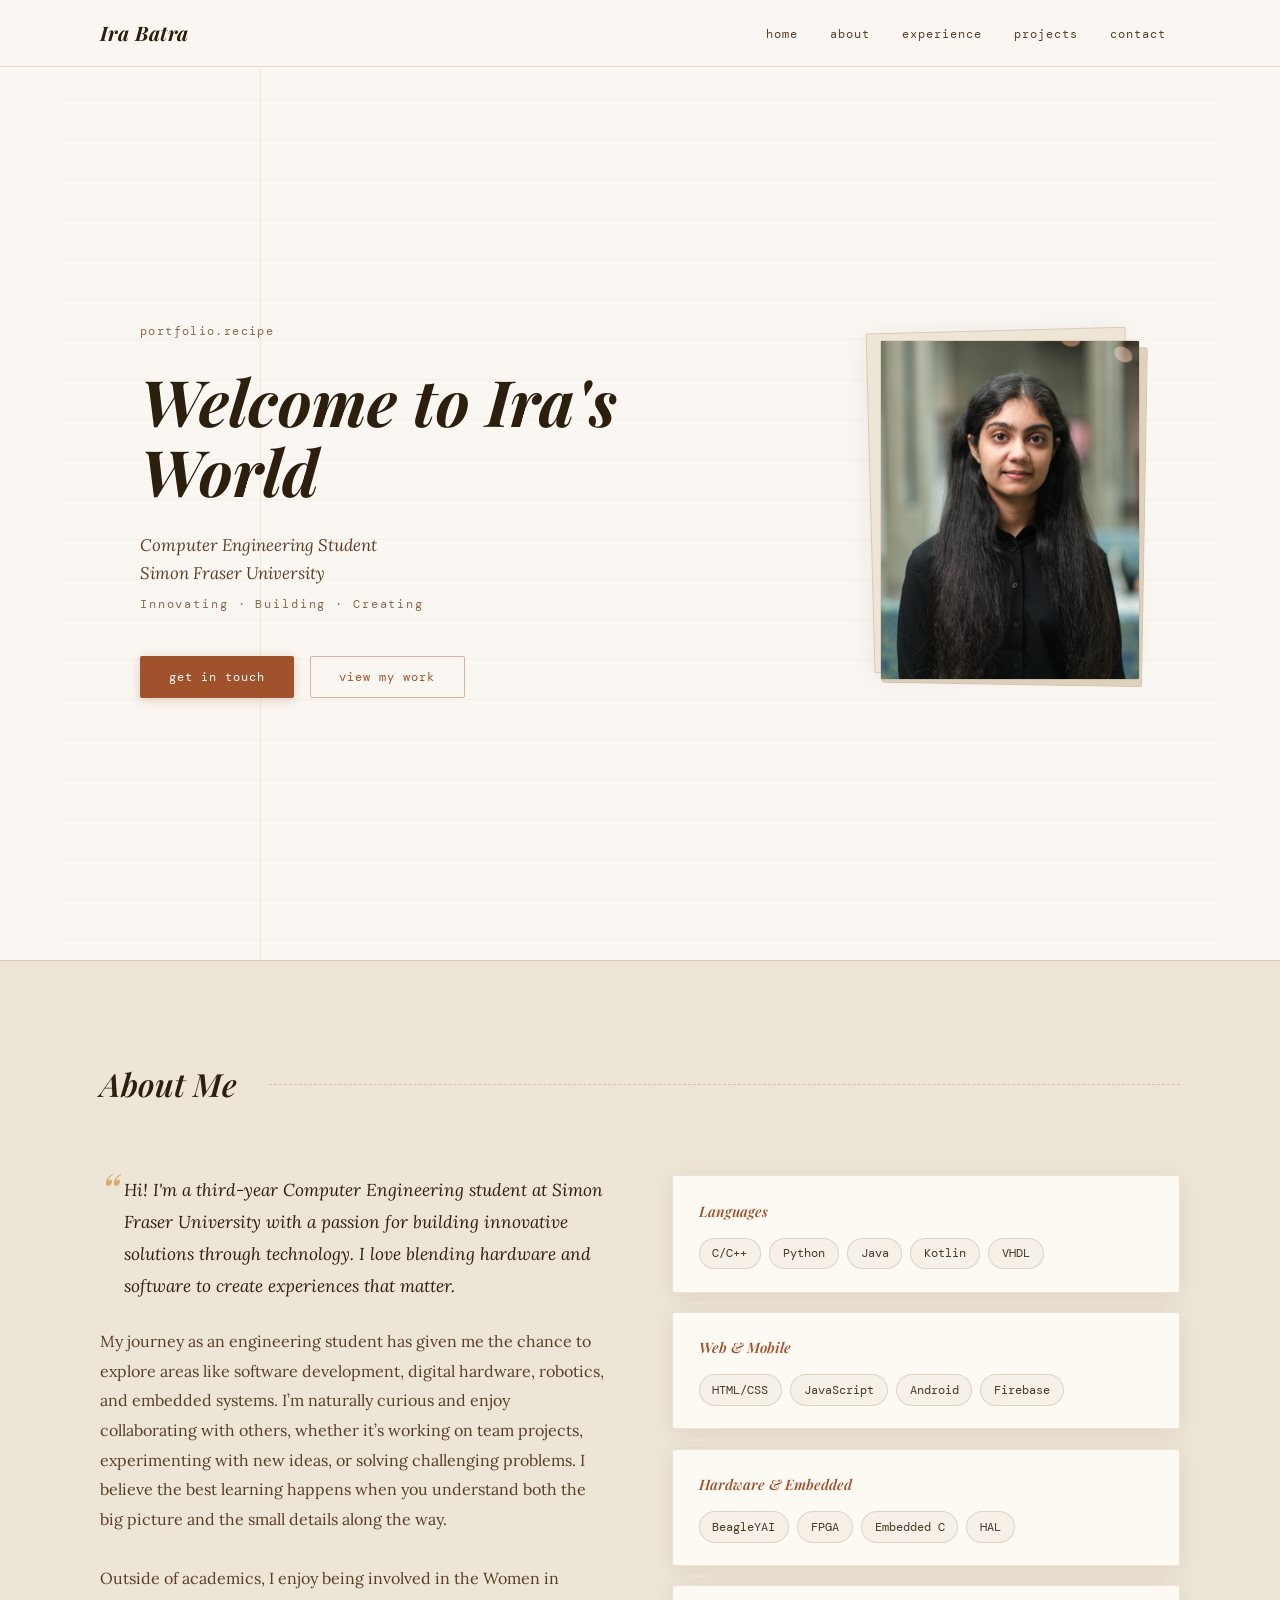
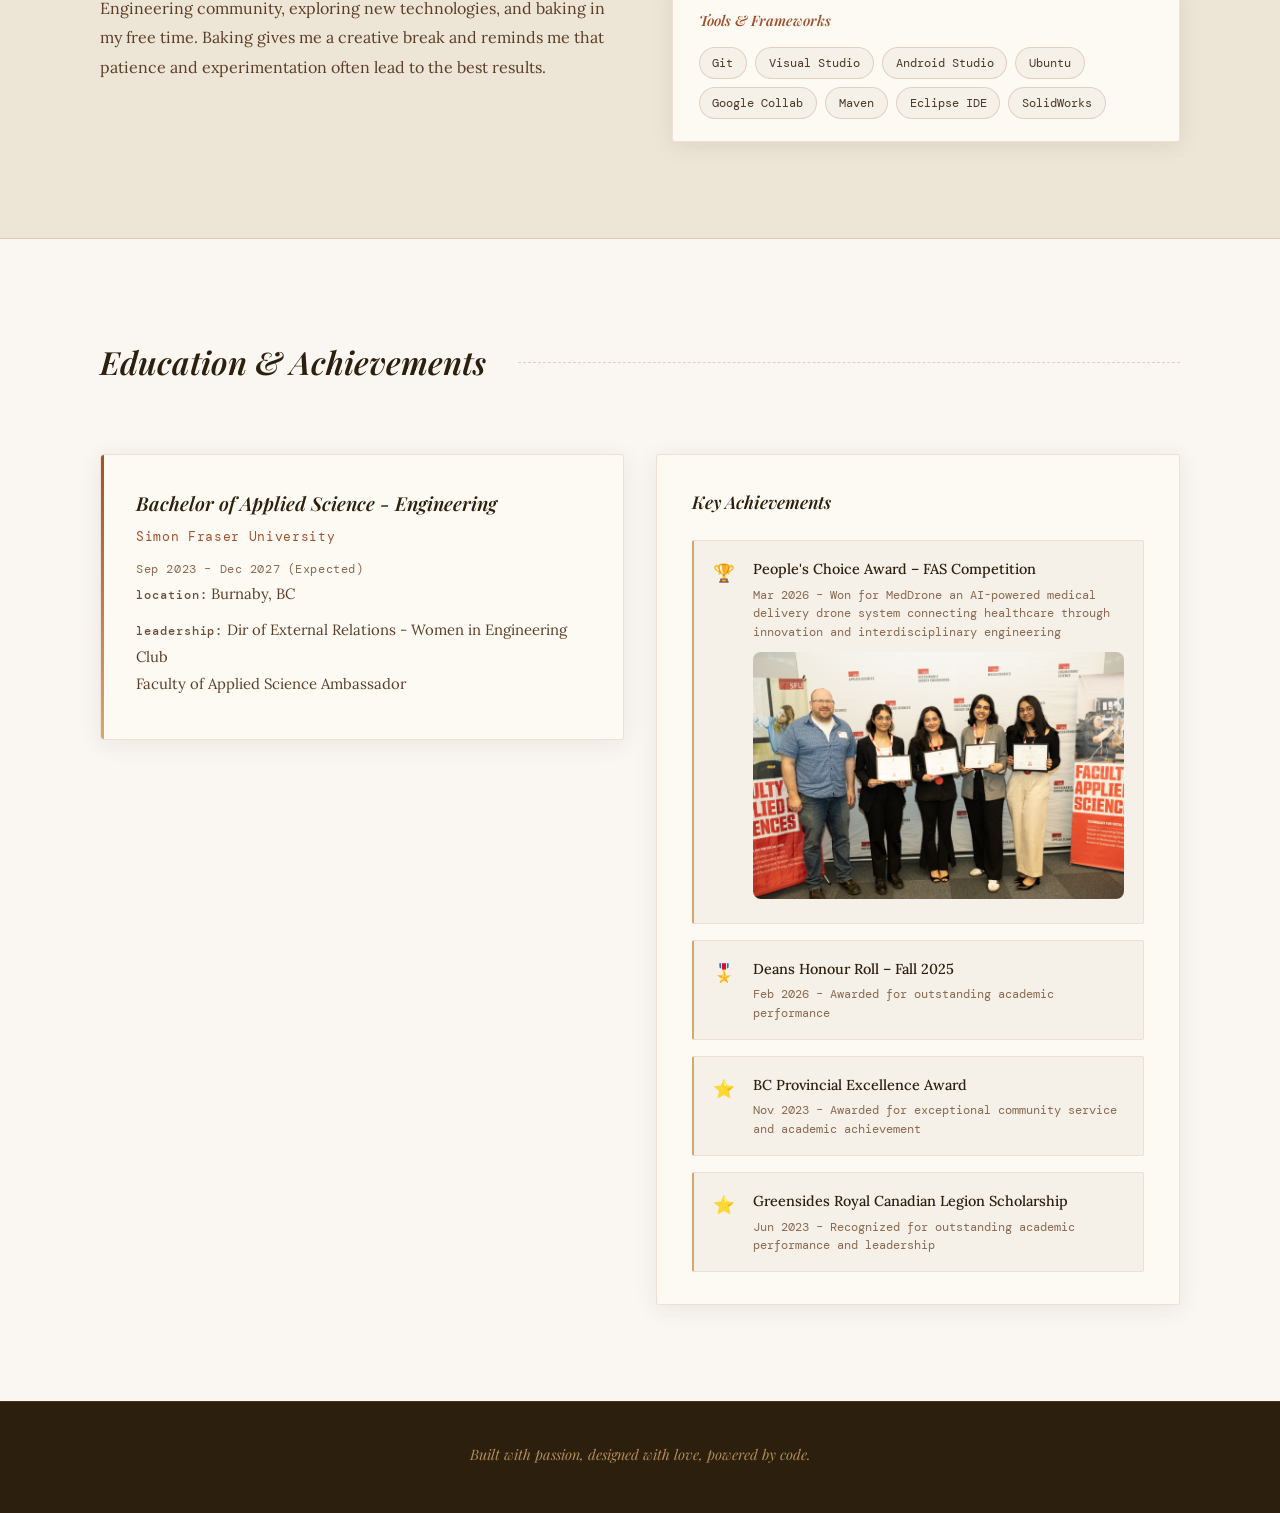
<file: index.html>
<!DOCTYPE html>
<html lang="en">
<head>
    <meta charset="UTF-8">
    <meta name="viewport" content="width=device-width, initial-scale=1.0">
    <title>Ira Batra 1 - Computer Engineering Student</title>
    <link rel="stylesheet" href="css/style.css">
</head>
<body>
    <!-- Navigation -->
    <nav class="navbar">
        <div class="nav-container">
            <div class="nav-logo">
               
                <span class="logo-text">Ira Batra</span>
            </div>
            <ul class="nav-menu">
                <li><a href="index.html" class="nav-link">Home</a></li>
                <li><a href="index.html#about" class="nav-link">About</a></li>
                <li><a href="experience.html" class="nav-link">Experience</a></li>
                <li><a href="projects.html" class="nav-link">Projects</a></li>
                <li><a href="contact.html" class="nav-link">Contact</a></li>
            </ul>
            <div class="hamburger">
                <span></span>
                <span></span>
                <span></span>
            </div>
        </div>
    </nav>

    <!-- Hero Section -->
    <section id="home" class="hero">
        <div class="hero-content">
            <div class="hero-text">
                <h1 class="glitch" data-text="">Welcome to Ira's World</h1>
                <p class="tagline">Computer Engineering Student <br>
                    Simon Fraser University
                </p>
                <p class="subtitle">Innovating · Building · Creating</p>
                <div class="hero-buttons">
                    <button class="btn btn-primary" onclick="window.location.href='contact.html'">
                        Get In Touch
                    </button>
                    <button class="btn btn-secondary" onclick="window.location.href='projects.html'">
                        View My Work
                    </button>
                </div>
            </div>
            <div class="hero-visual">
                <div class="profile-container">
                    <div class="profile-glow"></div>
                    <img src="LinkedIn-Burnaby-2544.jpg" alt="Ira's Profile" class="profile-pic">
                </div>
            </div>
        </div>
        <div class="floating-particles">
            <div class="particle"></div>
            <div class="particle"></div>
            <div class="particle"></div>
            <div class="particle"></div>
            <div class="particle"></div>
        </div>
    </section>

    <!-- About Section -->
    <section id="about" class="about">
        <div class="section-header">
            <h2>About Me</h2>
            <div class="header-line"></div>
        </div>
        <div class="about-content">
            <div class="about-text">
                <p class="about-intro">
                    Hi! I'm a third-year Computer Engineering student at Simon Fraser University with a passion for building innovative solutions through technology. I love blending hardware and software to create experiences that matter.
                </p>
                <p>
My journey as an engineering student has given me the chance to explore areas like software development, digital hardware, robotics, and embedded systems. 
I’m naturally curious and enjoy collaborating with others, whether it’s working on team projects, experimenting with new ideas, or solving challenging problems. I believe the best learning happens when you understand both the big picture and the small details along the way.
<br> <br>
Outside of academics, I enjoy being involved in the Women in Engineering community, exploring new technologies, and baking in my free time. Baking gives me a creative break and reminds me that patience and experimentation often lead to the best results.
                </p>
            </div>
            <div class="skills-grid">
                <div class="skill-category">
                    <h3>Languages</h3>
                    <div class="skill-tags">
                        <span class="skill-tag">C/C++</span>
                        <span class="skill-tag">Python</span>
                        <span class="skill-tag">Java</span>
                        <span class="skill-tag">Kotlin</span>
                        <span class="skill-tag">VHDL</span>
                    </div>
                </div>
                <div class="skill-category">
                    <h3>Web & Mobile</h3>
                    <div class="skill-tags">
                        <span class="skill-tag">HTML/CSS</span>
                        <span class="skill-tag">JavaScript</span>
                        <span class="skill-tag">Android</span>
                        <span class="skill-tag">Firebase</span>
                    </div>
                </div>
                <div class="skill-category">
                    <h3>Hardware & Embedded</h3>
                    <div class="skill-tags">
                        <span class="skill-tag">BeagleYAI</span>
                        <span class="skill-tag">FPGA</span>
                        <span class="skill-tag">Embedded C</span>
                        <span class="skill-tag">HAL</span>
                    </div>
                </div>
                <div class="skill-category">
                    <h3>Tools & Frameworks</h3>
                    <div class="skill-tags">
                        <span class="skill-tag">Git</span>
                        <span class="skill-tag">Visual Studio</span>
                        <span class="skill-tag">Android Studio</span>
                        <span class="skill-tag">Ubuntu</span>
                        <span class="skill-tag">Google Collab</span>
                        <span class="skill-tag">Maven</span>
                        <span class="skill-tag">Eclipse IDE</span>
                        <span class="skill-tag">SolidWorks</span>
                    </div>
                </div>
            </div>
        </div>
    </section>

    <!-- Education Section -->
    <section id="education" class="education">
        <div class="section-header">
            <h2>Education & Achievements</h2>
            <div class="header-line"></div>
        </div>
        <div class="education-container">
            <div class="education-main">
                <div class="education-card active">
                    <div class="edu-header">
                        <h3>Bachelor of Applied Science - Engineering</h3>
                        <p class="edu-school">Simon Fraser University</p>
                        <span class="edu-date">Sep 2023 – Dec 2027 (Expected)</span>
                    </div>
                    <div class="edu-details">
                        <p><strong>Location:</strong> Burnaby, BC</p>
                        <p><strong>Leadership:</strong> Dir of External Relations - Women in Engineering Club <br>
                         Faculty of Applied Science Ambassador</p>
                    </div>
                </div>
            </div>

            <div class="achievements">
                <h3>Key Achievements</h3>
                <div class="achievement-list">
                    <div class="achievement-item">
                        <span class="achievement-icon">🏆</span>
                        <div>
                            <h4>People's Choice Award – FAS Competition</h4>
                            <p>Mar 2026 – Won for MedDrone an AI-powered medical delivery drone system connecting healthcare through innovation and interdisciplinary engineering</p>
                            <img src="SFU_20260304_1447.jpg" alt="MedDrone Team" style="margin-top: 10px; border-radius: 8px; max-width: 100%; height: auto;">
                        </div>
                    </div>
                    <div class="achievement-item">
                        <span class="achievement-icon">🎖️</span>
                        <div>
                            <h4>Deans Honour Roll – Fall 2025</h4>
                            <p>Feb 2026 – Awarded for outstanding academic performance</p>
                        </div>
                    </div>
                    <div class="achievement-item">
                        <span class="achievement-icon">⭐</span>
                        <div>
                            <h4>BC Provincial Excellence Award</h4>
                            <p>Nov 2023 – Awarded for exceptional community service and academic achievement</p>
                        </div>
                    </div>
                    <div class="achievement-item">
                        <span class="achievement-icon">⭐</span>
                        <div>
                            <h4>Greensides Royal Canadian Legion Scholarship</h4>
                            <p>Jun 2023 – Recognized for outstanding academic performance and leadership</p>
                        </div>
                    </div>
                </div>
            </div>
        </div>
    </section>

    <!-- Footer -->
    <footer class="footer">
        <div class="footer-content">
            
            <p>Built with passion, designed with love, powered by code. </p>
        </div>
    </footer>

    <!-- Scroll to Top Button -->
    <button class="scroll-to-top" onclick="scrollToTop()">↑</button>

    <script src="js/script.js"></script>
</body>
</html>
</file>
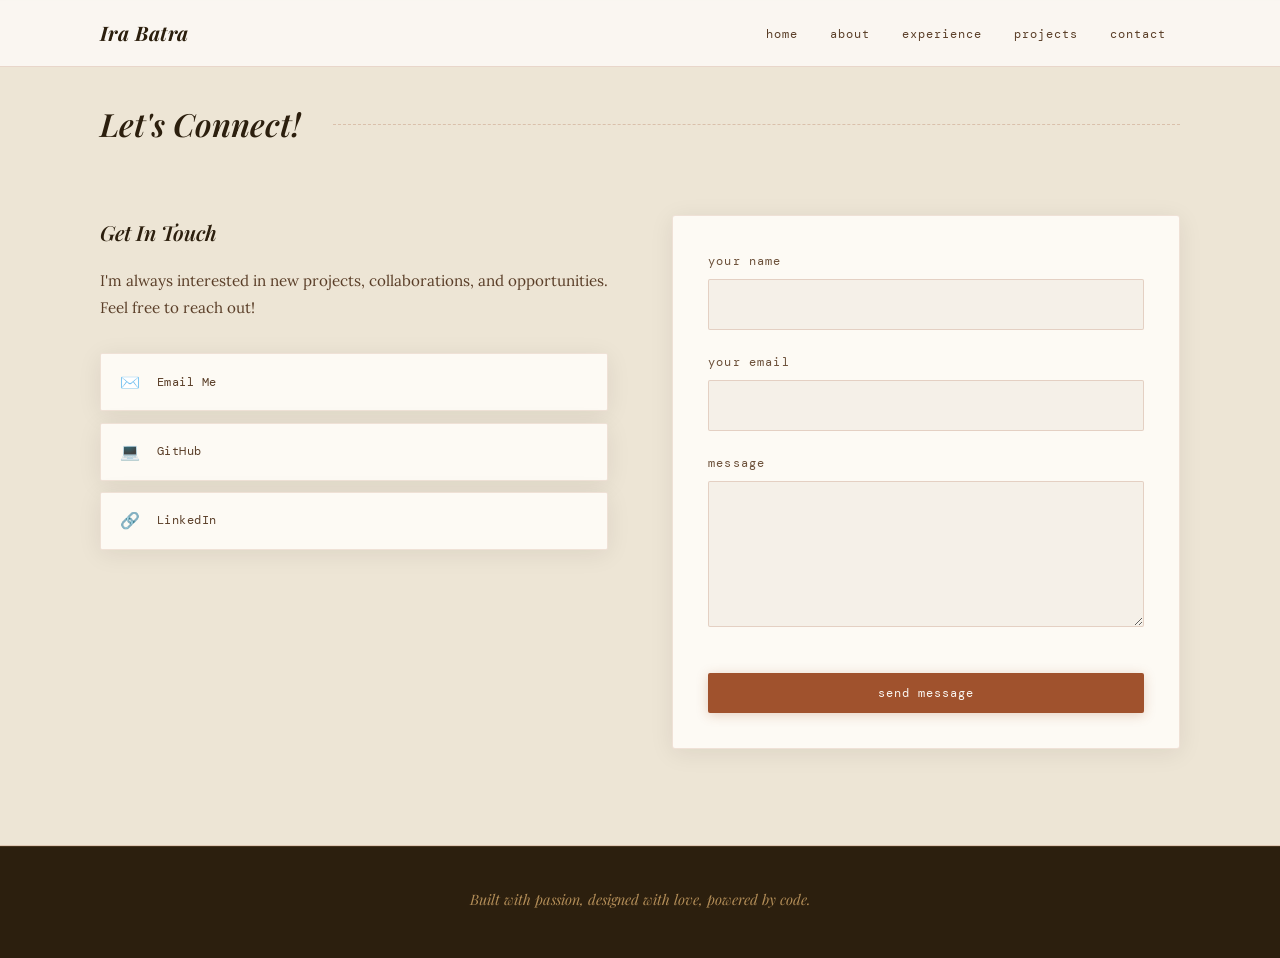
<file: contact.html>
<!DOCTYPE html>
<html lang="en">
<head>
    <meta charset="UTF-8">
    <meta name="viewport" content="width=device-width, initial-scale=1.0">
    <title>Contact - Ira Batra</title>
    <link rel="stylesheet" href="css/style.css">
</head>
<body>
    <!-- Navigation -->
    <nav class="navbar">
        <div class="nav-container">
            <div class="nav-logo">
                <span class="logo-text">Ira Batra</span>
            </div>
            <ul class="nav-menu">
                <li><a href="index.html" class="nav-link">Home</a></li>
                <li><a href="index.html#about" class="nav-link">About</a></li>
                <li><a href="experience.html" class="nav-link">Experience</a></li>
                <li><a href="projects.html" class="nav-link">Projects</a></li>
                <li><a href="contact.html" class="nav-link">Contact</a></li>
            </ul>
            <div class="hamburger">
                <span></span>
                <span></span>
                <span></span>
            </div>
        </div>
    </nav>

    <!-- Contact Section -->
    <section id="contact" class="contact">
        <div class="section-header">
            <h2>Let's Connect!</h2>
            <div class="header-line"></div>
        </div>
        <div class="contact-container">
            <div class="contact-info">
                <h3>Get In Touch</h3>
                <p>I'm always interested in new projects, collaborations, and opportunities. Feel free to reach out!</p>
                <div class="contact-links-group">
                    <a href="mailto:irabatra21@gmail.com" class="contact-link">
                        <span class="link-icon">✉️</span>
                        <span>Email Me</span>
                    </a>
                    <a href="https://github.com/iba21-04" target="_blank" class="contact-link">
                        <span class="link-icon">💻</span>
                        <span>GitHub</span>
                    </a>
                    <a href="https://www.linkedin.com/in/ira-batra-20b512243/" target="_blank" class="contact-link">
                        <span class="link-icon">🔗</span>
                        <span>LinkedIn</span>
                    </a>
                </div>
            </div>

            <form class="contact-form" id="contactForm">
                <div class="form-group">
                    <label for="name">Your Name</label>
                    <input type="text" id="name" name="name" required>
                    <div class="input-glow"></div>
                </div>

                <div class="form-group">
                    <label for="email">Your Email</label>
                    <input type="email" id="email" name="email" required>
                    <div class="input-glow"></div>
                </div>

                <div class="form-group">
                    <label for="message">Message</label>
                    <textarea id="message" name="message" rows="5" required></textarea>
                    <div class="input-glow"></div>
                </div>

                <button type="submit" class="btn btn-primary btn-submit">Send Message</button>
            </form>
        </div>
    </section>

    <!-- Footer -->
    <footer class="footer">
        <div class="footer-content">
            <p>Built with passion, designed with love, powered by code. </p>
        </div>
    </footer>

    <!-- Scroll to Top Button -->
    <button class="scroll-to-top" onclick="scrollToTop()">↑</button>

    <script src="js/script.js"></script>
</body>
</html>
</file>
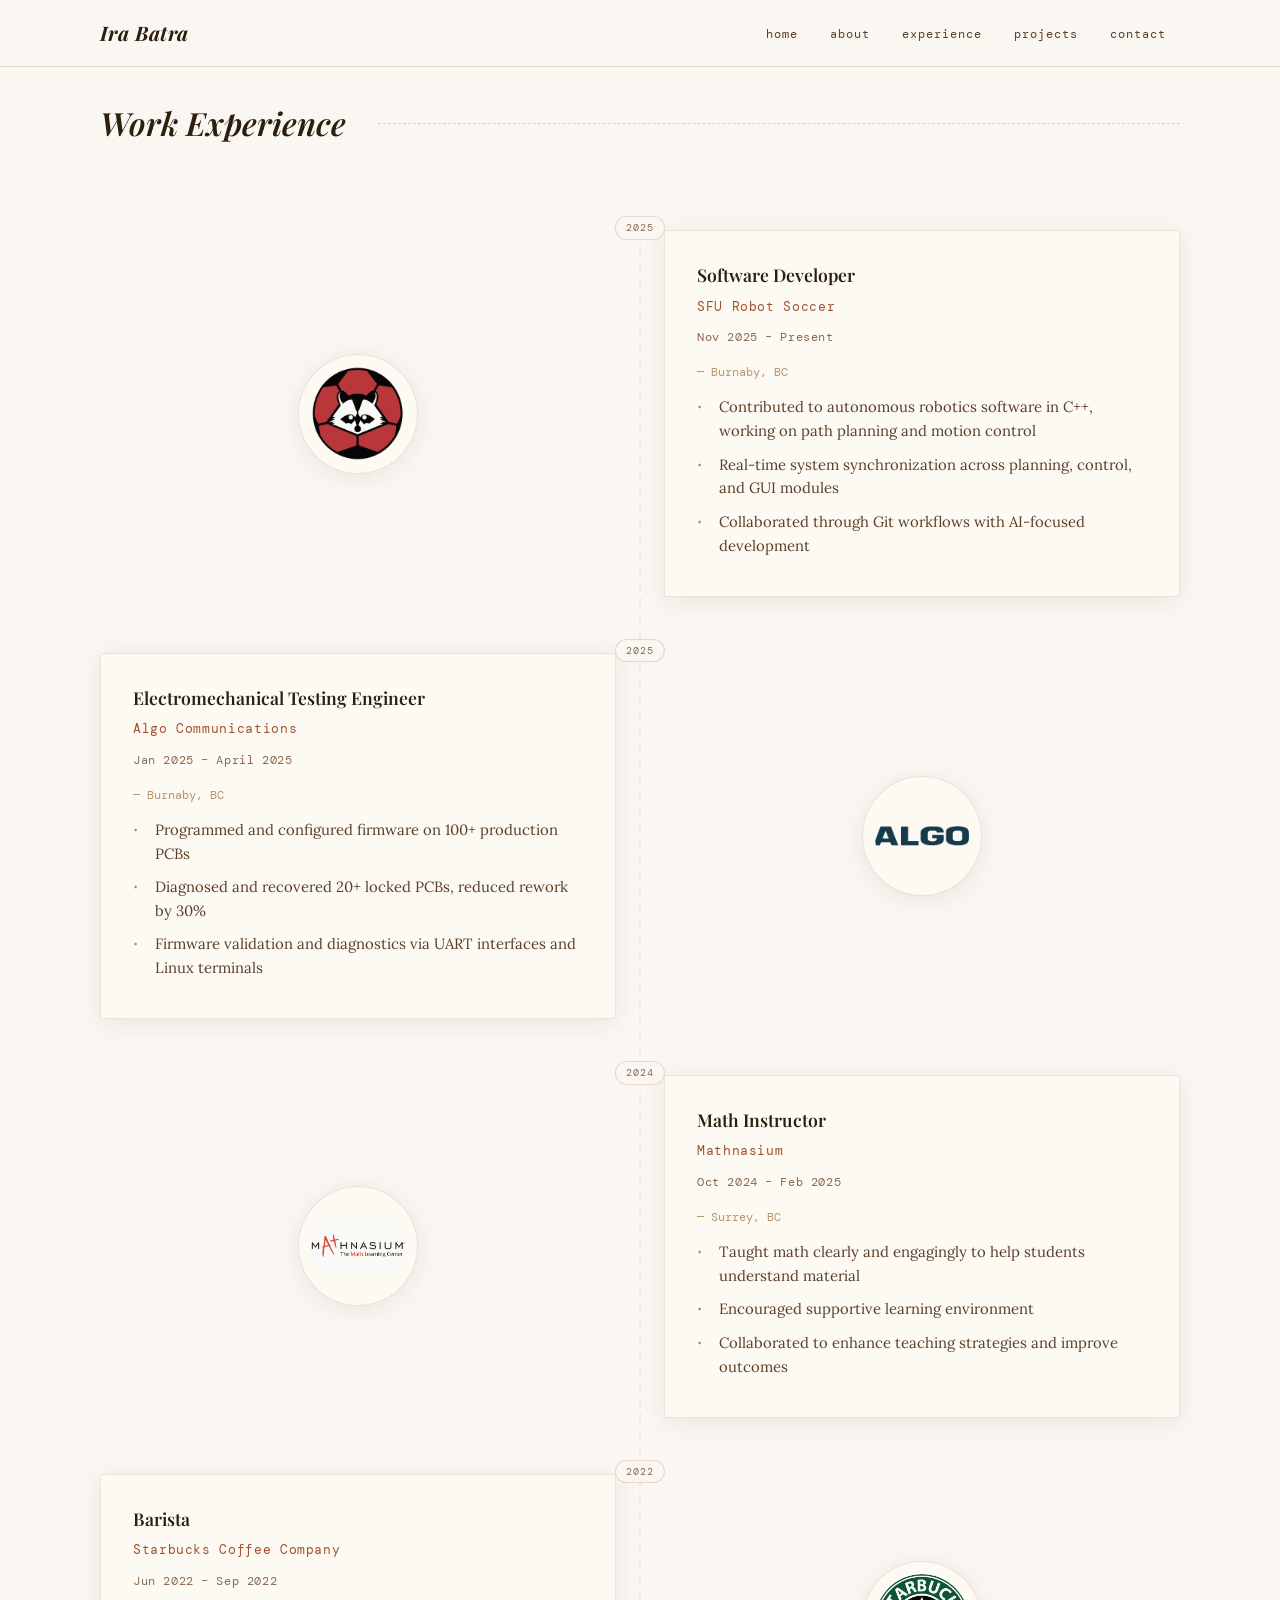
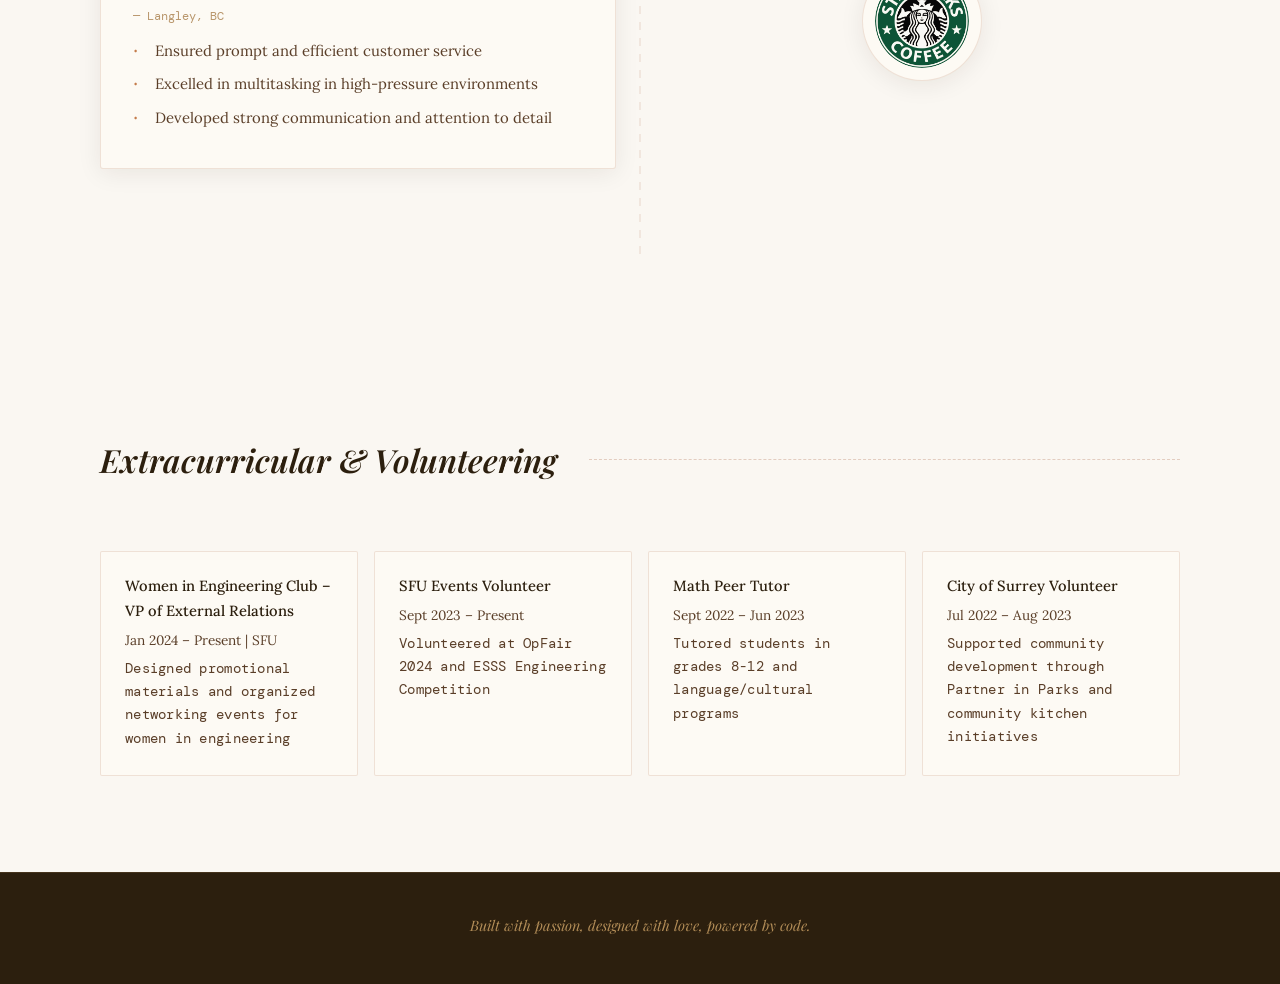
<file: experience.html>
<!DOCTYPE html>
<html lang="en">
<head>
    <meta charset="UTF-8">
    <meta name="viewport" content="width=device-width, initial-scale=1.0">
    <title>Experience - Ira Batra</title>
    <link rel="stylesheet" href="css/style.css">
</head>
<body>
    <!-- Navigation -->
    <nav class="navbar">
        <div class="nav-container">
            <div class="nav-logo">
                
                <span class="logo-text">Ira Batra</span>
            </div>
            <ul class="nav-menu">
                <li><a href="index.html" class="nav-link">Home</a></li>
                <li><a href="index.html#about" class="nav-link">About</a></li>
                <li><a href="experience.html" class="nav-link">Experience</a></li>
                <li><a href="projects.html" class="nav-link">Projects</a></li>
                <li><a href="contact.html" class="nav-link">Contact</a></li>
            </ul>
            <div class="hamburger">
                <span></span>
                <span></span>
                <span></span>
            </div>
        </div>
    </nav>

    <!-- Experience Section -->
    <section id="experience" class="experience">
        <div class="section-header">
            <h2>Work Experience</h2>
            <div class="header-line"></div>
        </div>
        <div class="experience-timeline">
            <div class="timeline-item" data-year="2025">
                <div class="timeline-dot"><img src="image.png" alt="Robot Soccer" class="timeline-image"></div>
                <div class="experience-card">
                    <div class="card-header">
                        <h3>Software Developer</h3>
                        <p class="company">SFU Robot Soccer</p>
                        <span class="date">Nov 2025 – Present</span>
                    </div>
                    <p class="location">Burnaby, BC</p>
                    <ul class="highlights">
                        <li>Contributed to autonomous robotics software in C++, working on path planning and motion control</li>
                        <li>Real-time system synchronization across planning, control, and GUI modules</li>
                        <li>Collaborated through Git workflows with AI-focused development</li>
                    </ul>
                </div>
            </div>

            <div class="timeline-item" data-year="2025">
                <div class="timeline-dot"><img src="algo.png" alt="Algo Communications" class="timeline-image"></div>
                <div class="experience-card">
                    <div class="card-header">
                        <h3>Electromechanical Testing Engineer</h3>
                        <p class="company">Algo Communications</p>
                        <span class="date">Jan 2025 – April 2025</span>
                    </div>
                    <p class="location">Burnaby, BC</p>
                    <ul class="highlights">
                        <li>Programmed and configured firmware on 100+ production PCBs</li>
                        <li>Diagnosed and recovered 20+ locked PCBs, reduced rework by 30%</li>
                        <li>Firmware validation and diagnostics via UART interfaces and Linux terminals</li>
                    </ul>
                </div>
            </div>

            <div class="timeline-item" data-year="2024">
                <div class="timeline-dot"><img src="Mathnasium_Logo.jpg" alt="Mathnasium" class="timeline-image"></div>
                <div class="experience-card">
                    <div class="card-header">
                        <h3>Math Instructor</h3>
                        <p class="company">Mathnasium</p>
                        <span class="date">Oct 2024 – Feb 2025</span>
                    </div>
                    <p class="location">Surrey, BC</p>
                    <ul class="highlights">
                        <li>Taught math clearly and engagingly to help students understand material</li>
                        <li>Encouraged supportive learning environment</li>
                        <li>Collaborated to enhance teaching strategies and improve outcomes</li>
                    </ul>
                </div>
            </div>

            <div class="timeline-item" data-year="2022">
                <div class="timeline-dot"><img src="starbucks_PNG5.png" alt="Starbucks" class="timeline-image"></div>
                <div class="experience-card">
                    <div class="card-header">
                        <h3>Barista</h3>
                        <p class="company">Starbucks Coffee Company</p>
                        <span class="date">Jun 2022 – Sep 2022</span>
                    </div>
                    <p class="location">Langley, BC</p>
                    <ul class="highlights">
                        <li>Ensured prompt and efficient customer service</li>
                        <li>Excelled in multitasking in high-pressure environments</li>
                        <li>Developed strong communication and attention to detail</li>
                    </ul>
                </div>
        </div>
    </section>

    <!-- Extracurricular Section -->
    <section id="extracurricular" class="extracurricular-section">
        <div class="section-header">
            <h2>Extracurricular & Volunteering</h2>
            <div class="header-line"></div>
        </div>
        <div class="extracurricular-list">
            <div class="extracurricular-item">
                <h4>Women in Engineering Club – VP of External Relations</h4>
                <p>Jan 2024 – Present | SFU</p>
                <p class="small-text">Designed promotional materials and organized networking events for women in engineering</p>
            </div>
            <div class="extracurricular-item">
                <h4>SFU Events Volunteer</h4>
                <p>Sept 2023 – Present</p>
                <p class="small-text">Volunteered at OpFair 2024 and ESSS Engineering Competition</p>
            </div>
            <div class="extracurricular-item">
                <h4>Math Peer Tutor</h4>
                <p>Sept 2022 – Jun 2023</p>
                <p class="small-text">Tutored students in grades 8-12 and language/cultural programs</p>
            </div>
            <div class="extracurricular-item">
                <h4>City of Surrey Volunteer</h4>
                <p>Jul 2022 – Aug 2023</p>
                <p class="small-text">Supported community development through Partner in Parks and community kitchen initiatives</p>
            </div>
        </div>
    </section>

    <!-- Footer -->
    <footer class="footer">
        <div class="footer-content">
            <p>Built with passion, designed with love, powered by code. </p>
        </div>
    </footer>

    <!-- Scroll to Top Button -->
    <button class="scroll-to-top" onclick="scrollToTop()">↑</button>

    <script src="js/script.js"></script>
</body>
</html>
</file>
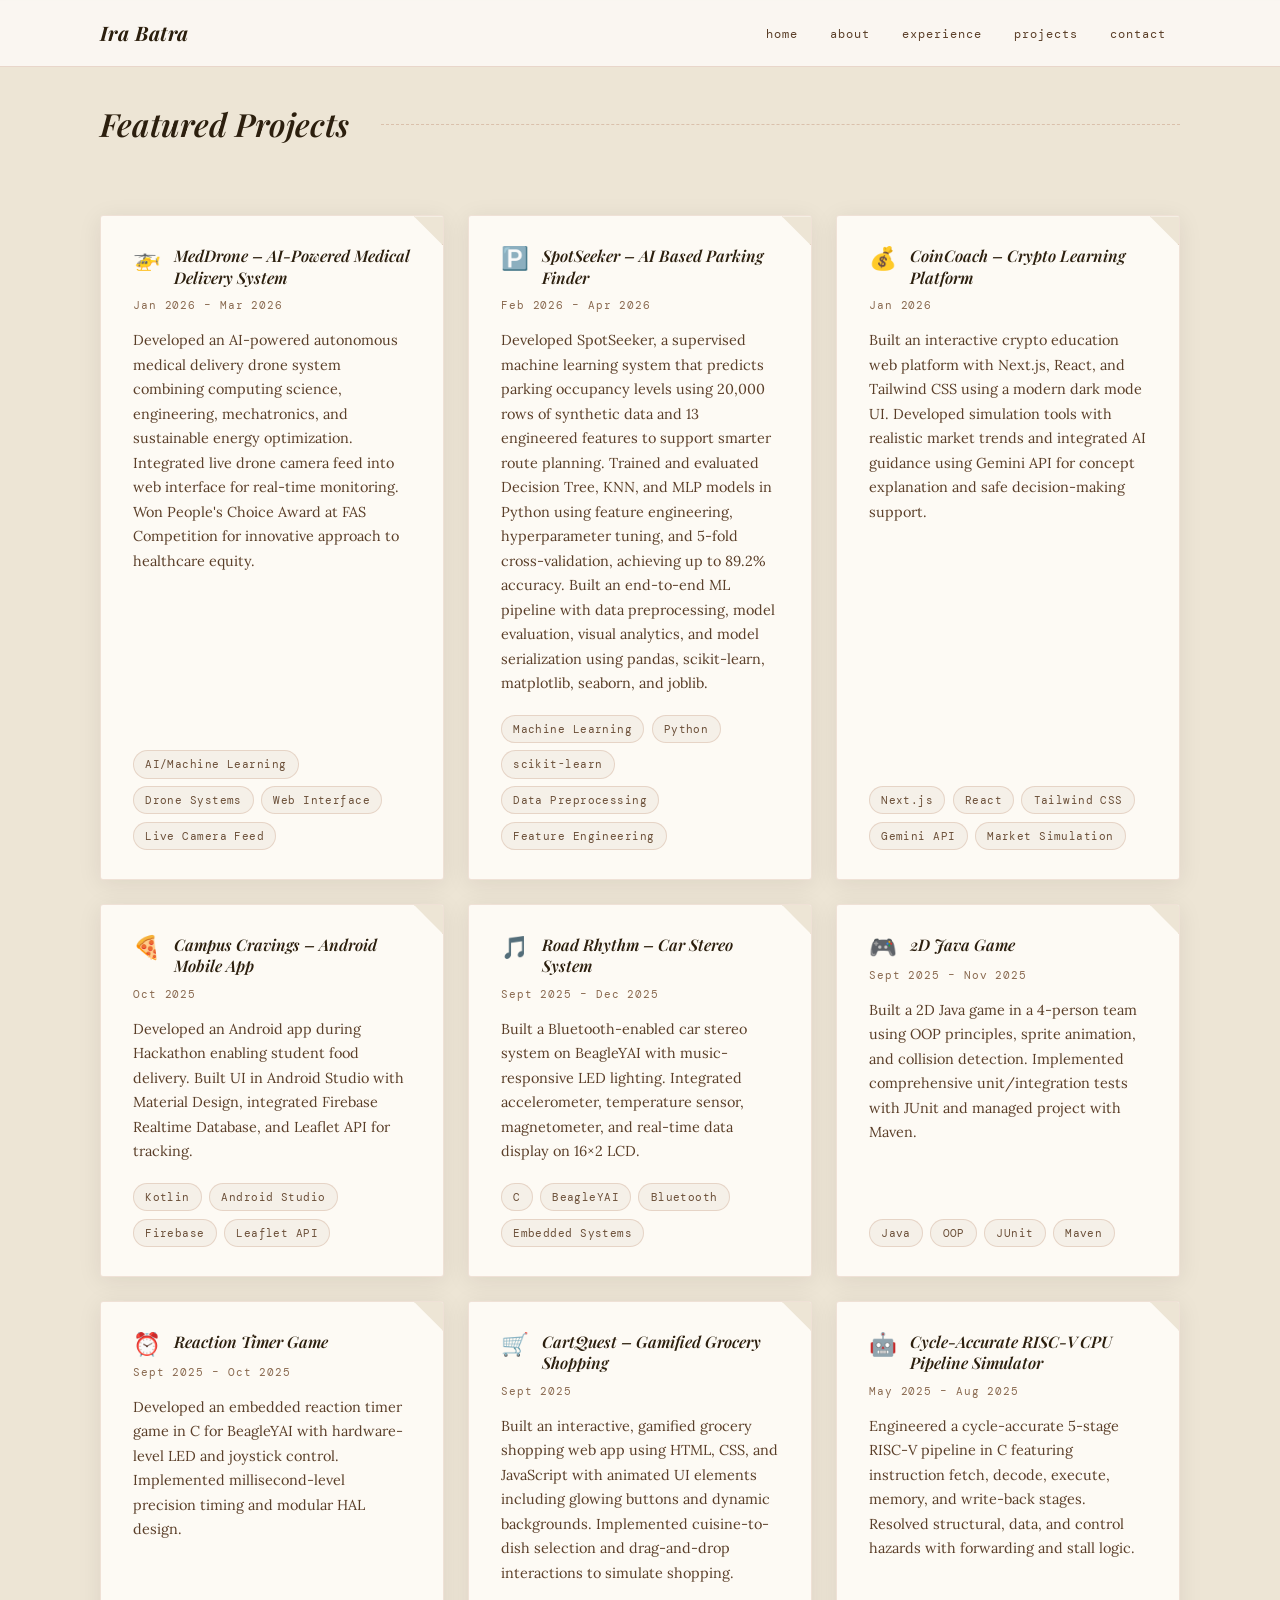
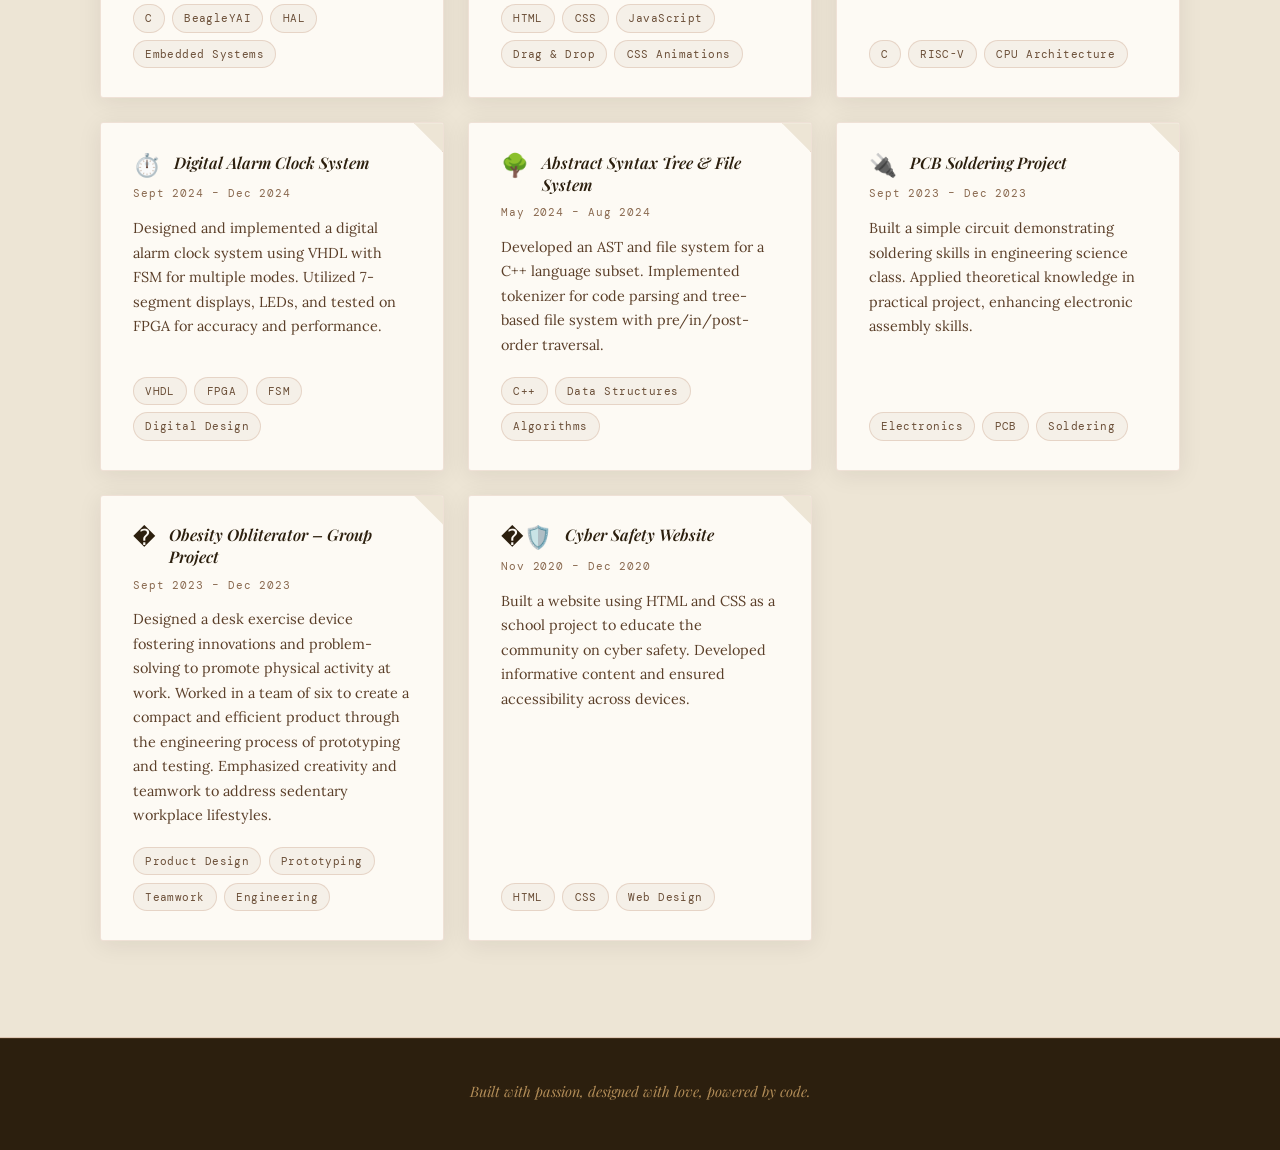
<file: projects.html>
<!DOCTYPE html>
<html lang="en">
<head>
    <meta charset="UTF-8">
    <meta name="viewport" content="width=device-width, initial-scale=1.0">
    <title>Projects - Ira Batra</title>
    <link rel="stylesheet" href="css/style.css">
</head>
<body>
    <!-- Navigation -->
    <nav class="navbar">
        <div class="nav-container">
            <div class="nav-logo">
                
                <span class="logo-text">Ira Batra</span>
            </div>
            <ul class="nav-menu">
                <li><a href="index.html" class="nav-link">Home</a></li>
                <li><a href="index.html#about" class="nav-link">About</a></li>
                <li><a href="experience.html" class="nav-link">Experience</a></li>
                <li><a href="projects.html" class="nav-link">Projects</a></li>
                <li><a href="contact.html" class="nav-link">Contact</a></li>
            </ul>
            <div class="hamburger">
                <span></span>
                <span></span>
                <span></span>
            </div>
        </div>
    </nav>

    <!-- Projects Section -->
    <section id="projects" class="projects">
        <div class="section-header">
            <h2>Featured Projects</h2>
            <div class="header-line"></div>
        </div>
        <div class="projects-grid">
            <div class="project-card">
                <div class="project-header">
                    <span class="project-icon">🚁</span>
                    <h3>MedDrone – AI-Powered Medical Delivery System</h3>
                </div>
                <p class="project-date">Jan 2026 – Mar 2026</p>
                <p class="project-description">
                    Developed an AI-powered autonomous medical delivery drone system combining computing science, engineering, mechatronics, and sustainable energy optimization. Integrated live drone camera feed into web interface for real-time monitoring. Won People's Choice Award at FAS Competition for innovative approach to healthcare equity.
                </p>
                <div class="tech-stack">
                    <span>AI/Machine Learning</span>
                    <span>Drone Systems</span>
                    <span>Web Interface</span>
                    <span>Live Camera Feed</span>
                </div>
            </div>

            <div class="project-card">
                <div class="project-header">
                    <span class="project-icon">🅿️</span>
                    <h3>SpotSeeker – AI Based Parking Finder</h3>
                </div>
                <p class="project-date">Feb 2026 – Apr 2026</p>
                <p class="project-description">
                    Developed SpotSeeker, a supervised machine learning system that predicts parking occupancy levels using 20,000 rows of synthetic data and 13 engineered features to support smarter route planning. Trained and evaluated Decision Tree, KNN, and MLP models in Python using feature engineering, hyperparameter tuning, and 5-fold cross-validation, achieving up to 89.2% accuracy. Built an end-to-end ML pipeline with data preprocessing, model evaluation, visual analytics, and model serialization using pandas, scikit-learn, matplotlib, seaborn, and joblib.
                </p>
                <div class="tech-stack">
                    <span>Machine Learning</span>
                    <span>Python</span>
                    <span>scikit-learn</span>
                    <span>Data Preprocessing</span>
                    <span>Feature Engineering</span>
                </div>
            </div>

            <div class="project-card">
                <div class="project-header">
                    <span class="project-icon">💰</span>
                    <h3>CoinCoach – Crypto Learning Platform</h3>
                </div>
                <p class="project-date">Jan 2026</p>
                <p class="project-description">
                    Built an interactive crypto education web platform with Next.js, React, and Tailwind CSS using a modern dark mode UI. Developed simulation tools with realistic market trends and integrated AI guidance using Gemini API for concept explanation and safe decision-making support.
                </p>
                <div class="tech-stack">
                    <span>Next.js</span>
                    <span>React</span>
                    <span>Tailwind CSS</span>
                    <span>Gemini API</span>
                    <span>Market Simulation</span>
                </div>
            </div>

            <div class="project-card">
                <div class="project-header">
                    <span class="project-icon">🍕</span>
                    <h3>Campus Cravings – Android Mobile App</h3>
                </div>
                <p class="project-date">Oct 2025</p>
                <p class="project-description">
                    Developed an Android app during Hackathon enabling student food delivery. Built UI in Android Studio with Material Design, integrated Firebase Realtime Database, and Leaflet API for tracking.
                </p>
                <div class="tech-stack">
                    <span>Kotlin</span>
                    <span>Android Studio</span>
                    <span>Firebase</span>
                    <span>Leaflet API</span>
                </div>
            </div>

            <div class="project-card">
                <div class="project-header">
                    <span class="project-icon">🎵</span>
                    <h3>Road Rhythm – Car Stereo System</h3>
                </div>
                <p class="project-date">Sept 2025 – Dec 2025</p>
                <p class="project-description">
                    Built a Bluetooth-enabled car stereo system on BeagleYAI with music-responsive LED lighting. Integrated accelerometer, temperature sensor, magnetometer, and real-time data display on 16×2 LCD.
                </p>
                <div class="tech-stack">
                    <span>C</span>
                    <span>BeagleYAI</span>
                    <span>Bluetooth</span>
                    <span>Embedded Systems</span>
                </div>
            </div>

            <div class="project-card">
                <div class="project-header">
                    <span class="project-icon">🎮</span>
                    <h3>2D Java Game</h3>
                </div>
                <p class="project-date">Sept 2025 – Nov 2025</p>
                <p class="project-description">
                    Built a 2D Java game in a 4-person team using OOP principles, sprite animation, and collision detection. Implemented comprehensive unit/integration tests with JUnit and managed project with Maven.
                </p>
                <div class="tech-stack">
                    <span>Java</span>
                    <span>OOP</span>
                    <span>JUnit</span>
                    <span>Maven</span>
                </div>
            </div>

            <div class="project-card">
                <div class="project-header">
                    <span class="project-icon">⏰</span>
                    <h3>Reaction Timer Game</h3>
                </div>
                <p class="project-date">Sept 2025 – Oct 2025</p>
                <p class="project-description">
                    Developed an embedded reaction timer game in C for BeagleYAI with hardware-level LED and joystick control. Implemented millisecond-level precision timing and modular HAL design.
                </p>
                <div class="tech-stack">
                    <span>C</span>
                    <span>BeagleYAI</span>
                    <span>HAL</span>
                    <span>Embedded Systems</span>
                </div>
            </div>

            <div class="project-card">
                <div class="project-header">
                    <span class="project-icon">🛒</span>
                    <h3>CartQuest – Gamified Grocery Shopping</h3>
                </div>
                <p class="project-date">Sept 2025</p>
                <p class="project-description">
                    Built an interactive, gamified grocery shopping web app using HTML, CSS, and JavaScript with animated UI elements including glowing buttons and dynamic backgrounds. Implemented cuisine-to-dish selection and drag-and-drop interactions to simulate shopping.
                </p>
                <div class="tech-stack">
                    <span>HTML</span>
                    <span>CSS</span>
                    <span>JavaScript</span>
                    <span>Drag & Drop</span>
                    <span>CSS Animations</span>
                </div>
            </div>

            <div class="project-card">
                <div class="project-header">
                    <span class="project-icon">🤖</span>
                    <h3>Cycle-Accurate RISC-V CPU Pipeline Simulator</h3>
                </div>
                <p class="project-date">May 2025 – Aug 2025</p>
                <p class="project-description">
                    Engineered a cycle-accurate 5-stage RISC-V pipeline in C featuring instruction fetch, decode, execute, memory, and write-back stages. Resolved structural, data, and control hazards with forwarding and stall logic.
                </p>
                <div class="tech-stack">
                    <span>C</span>
                    <span>RISC-V</span>
                    <span>CPU Architecture</span>
                </div>
            </div>

            <div class="project-card">
                <div class="project-header">
                    <span class="project-icon">⏱️</span>
                    <h3>Digital Alarm Clock System</h3>
                </div>
                <p class="project-date">Sept 2024 – Dec 2024</p>
                <p class="project-description">
                    Designed and implemented a digital alarm clock system using VHDL with FSM for multiple modes. Utilized 7-segment displays, LEDs, and tested on FPGA for accuracy and performance.
                </p>
                <div class="tech-stack">
                    <span>VHDL</span>
                    <span>FPGA</span>
                    <span>FSM</span>
                    <span>Digital Design</span>
                </div>
            </div>

            <div class="project-card">
                <div class="project-header">
                    <span class="project-icon">🌳</span>
                    <h3>Abstract Syntax Tree & File System</h3>
                </div>
                <p class="project-date">May 2024 – Aug 2024</p>
                <p class="project-description">
                    Developed an AST and file system for a C++ language subset. Implemented tokenizer for code parsing and tree-based file system with pre/in/post-order traversal.
                </p>
                <div class="tech-stack">
                    <span>C++</span>
                    <span>Data Structures</span>
                    <span>Algorithms</span>
                </div>
            </div>

            <div class="project-card">
                <div class="project-header">
                    <span class="project-icon">🔌</span>
                    <h3>PCB Soldering Project</h3>
                </div>
                <p class="project-date">Sept 2023 – Dec 2023</p>
                <p class="project-description">
                    Built a simple circuit demonstrating soldering skills in engineering science class. Applied theoretical knowledge in practical project, enhancing electronic assembly skills.
                </p>
                <div class="tech-stack">
                    <span>Electronics</span>
                    <span>PCB</span>
                    <span>Soldering</span>
                </div>
            </div>

            <div class="project-card">
                <div class="project-header">
                    <span class="project-icon">�</span>
                    <h3>Obesity Obliterator – Group Project</h3>
                </div>
                <p class="project-date">Sept 2023 – Dec 2023</p>
                <p class="project-description">
                    Designed a desk exercise device fostering innovations and problem-solving to promote physical activity at work. Worked in a team of six to create a compact and efficient product through the engineering process of prototyping and testing. Emphasized creativity and teamwork to address sedentary workplace lifestyles.
                </p>
                <div class="tech-stack">
                    <span>Product Design</span>
                    <span>Prototyping</span>
                    <span>Teamwork</span>
                    <span>Engineering</span>
                </div>
            </div>

            <div class="project-card">
                <div class="project-header">
                    <span class="project-icon">�🛡️</span>
                    <h3>Cyber Safety Website</h3>
                </div>
                <p class="project-date">Nov 2020 – Dec 2020</p>
                <p class="project-description">
                    Built a website using HTML and CSS as a school project to educate the community on cyber safety. Developed informative content and ensured accessibility across devices.
                </p>
                <div class="tech-stack">
                    <span>HTML</span>
                    <span>CSS</span>
                    <span>Web Design</span>
                </div>
            </div>
        </div>
    </section>

    <!-- Footer -->
    <footer class="footer">
        <div class="footer-content">
            <p>Built with passion, designed with love, powered by code. </p>
        </div>
    </footer>

    <!-- Scroll to Top Button -->
    <button class="scroll-to-top" onclick="scrollToTop()">↑</button>

    <script src="js/script.js"></script>
</body>
</html>
</file>
<file: css/style.css>
@import url('https://fonts.googleapis.com/css2?family=Playfair+Display:ital,wght@0,400;0,600;0,700;1,400;1,600&family=Lora:ital,wght@0,400;0,500;1,400&family=DM+Mono:ital,wght@0,400;0,500;1,400&display=swap');

:root {
    --parchment: #f5f0e8;
    --parchment-warm: #ede5d5;
    --parchment-deep: #e0d4c0;
    --cream: #faf7f2;
    --cream-dark: #f0ead8;
    --flour: #f9f6f0;
    --ink: #2c1f0e;
    --ink-light: #4a3728;
    --ink-mid: #6b4f38;
    --brown-warm: #8b5e3c;
    --cinnamon: #a0522d;
    --cinnamon-light: #c47b4a;
    --vanilla: #d4a96a;
    --caramel: #c8860a;
    --caramel-light: #e8a830;
    --rye: #b8956a;
    --card-bg: #fdfaf4;
    --card-border: rgba(160, 82, 45, 0.15);
    --divider: rgba(160, 82, 45, 0.2);
    --text-primary: #2c1f0e;
    --text-secondary: #5a3e28;
    --text-muted: #8a6a50;
    --text-light: #b8956a;
    --shadow-warm: 0 4px 24px rgba(44, 31, 14, 0.08);
    --shadow-hover: 0 12px 40px rgba(44, 31, 14, 0.14);
    --glow-cinnamon: 0 0 0 3px rgba(160, 82, 45, 0.12);
    --transition: all 0.35s cubic-bezier(0.4, 0, 0.2, 1);
    --font-display: 'Playfair Display', Georgia, serif;
    --font-body: 'Lora', Georgia, serif;
    --font-mono: 'DM Mono', 'Courier New', monospace;
}

* { margin: 0; padding: 0; box-sizing: border-box; }
html { scroll-behavior: smooth; }

body {
    font-family: var(--font-body);
    background: var(--cream);
    color: var(--text-primary);
    line-height: 1.7;
    overflow-x: hidden;
}

body::after {
    content: '';
    position: fixed;
    inset: 0;
    background: radial-gradient(ellipse at 50% 0%, rgba(212, 169, 106, 0.06) 0%, transparent 60%);
    pointer-events: none;
    z-index: 0;
}

/* ==================== NAVBAR ==================== */
.navbar {
    position: fixed;
    top: 0;
    width: 100%;
    background: rgba(250, 247, 242, 0.96);
    backdrop-filter: blur(8px);
    border-bottom: 1px solid var(--divider);
    z-index: 1000;
    padding: 1rem 0;
}

.nav-container {
    max-width: 1160px;
    margin: 0 auto;
    display: flex;
    justify-content: space-between;
    align-items: center;
    padding: 0 2.5rem;
}

.nav-logo {
    display: flex;
    align-items: center;
    gap: 0.6rem;
    font-family: var(--font-display);
    font-size: 1.25rem;
    font-weight: 700;
    color: var(--ink);
    letter-spacing: 0.02em;
    font-style: italic;
}

.logo-icon {
    font-size: 1.1rem;
    font-style: normal;
}

.nav-menu {
    display: flex;
    list-style: none;
    gap: 0.2rem;
}

.nav-link {
    color: var(--text-secondary);
    text-decoration: none;
    font-family: var(--font-mono);
    font-size: 0.78rem;
    letter-spacing: 0.08em;
    padding: 0.4rem 0.9rem;
    border-radius: 20px;
    transition: var(--transition);
    text-transform: lowercase;
}

.nav-link:hover {
    color: var(--cinnamon);
    background: rgba(160, 82, 45, 0.07);
}

.hamburger {
    display: none;
    flex-direction: column;
    cursor: pointer;
    gap: 0.4rem;
}

.hamburger span {
    width: 22px;
    height: 1.5px;
    background: var(--ink);
    border-radius: 1px;
    transition: var(--transition);
}

/* ==================== HERO ==================== */
.hero {
    min-height: 100vh;
    display: flex;
    align-items: center;
    margin-top: 60px;
    position: relative;
    overflow: hidden;
    background: var(--cream);
}

.hero::before {
    content: '';
    position: absolute;
    inset: 0;
    background-image: repeating-linear-gradient(
        transparent,
        transparent 39px,
        rgba(160, 82, 45, 0.05) 39px,
        rgba(160, 82, 45, 0.05) 40px
    );
    pointer-events: none;
}

.hero::after {
    content: '';
    position: absolute;
    top: 0; left: 200px;
    width: 1px; height: 100%;
    background: rgba(212, 169, 106, 0.2);
    pointer-events: none;
}

.hero-content {
    display: grid;
    grid-template-columns: 1fr auto;
    gap: 5rem;
    align-items: center;
    max-width: 1160px;
    margin: 0 auto;
    padding: 0 2.5rem;
    position: relative;
    z-index: 1;
}

.hero-text::before {
    content: 'portfolio.recipe';
    display: block;
    font-family: var(--font-mono);
    font-size: 0.72rem;
    color: var(--text-muted);
    letter-spacing: 0.12em;
    margin-bottom: 1.5rem;
}

.hero-text h1 {
    font-family: var(--font-display);
    font-size: 4rem;
    font-weight: 700;
    color: var(--ink);
    line-height: 1.1;
    margin-bottom: 1.5rem;
    font-style: italic;
}

.glitch::before, .glitch::after { display: none; }

.tagline {
    font-family: var(--font-body);
    font-size: 1.05rem;
    color: var(--text-secondary);
    margin-bottom: 0.4rem;
    font-style: italic;
}

.tagline::before { content: none; }

.subtitle {
    font-family: var(--font-mono);
    font-size: 0.78rem;
    color: var(--text-muted);
    letter-spacing: 0.15em;
    margin-bottom: 2.5rem;
}

.subtitle::before { content: none; }

.hero-buttons {
    display: flex;
    gap: 1rem;
    flex-wrap: wrap;
}

.profile-container {
    position: relative;
    width: 260px;
    height: 340px;
    flex-shrink: 0;
}

.profile-container::before {
    content: '';
    position: absolute;
    top: -10px; left: -10px;
    right: 10px; bottom: 10px;
    background: var(--parchment-warm);
    border: 1px solid var(--divider);
    border-radius: 2px;
    box-shadow: var(--shadow-warm);
    z-index: -1;
    transform: rotate(-1.5deg);
}

.profile-container::after {
    content: '';
    position: absolute;
    top: 5px; left: 5px;
    right: -5px; bottom: -5px;
    background: var(--parchment-deep);
    border: 1px solid rgba(160, 82, 45, 0.1);
    border-radius: 2px;
    z-index: -2;
    transform: rotate(1deg);
}

.profile-glow { display: none; }

.profile-pic {
    width: 100%;
    height: 100%;
    object-fit: cover;
    border-radius: 2px;
    border: 1px solid rgba(160, 82, 45, 0.15);
    filter: sepia(8%) contrast(1.02) brightness(1.01);
    transition: var(--transition);
    position: relative;
    z-index: 1;
}

.profile-pic:hover {
    filter: sepia(0%) contrast(1.05) brightness(1.03);
}

.floating-particles { position: absolute; inset: 0; pointer-events: none; }

.particle {
    position: absolute;
    font-family: var(--font-mono);
    font-size: 0.6rem;
    color: var(--text-muted);
    opacity: 0;
    animation: drift 18s infinite ease-in-out;
    letter-spacing: 0.05em;
    white-space: nowrap;
}

.particle:nth-child(1) { top: 12%; left: 3%; animation-delay: 0s; }
.particle:nth-child(2) { top: 42%; left: 78%; animation-delay: 3s; }
.particle:nth-child(3) { top: 78%; left: 8%; animation-delay: 6s; }
.particle:nth-child(4) { top: 22%; left: 68%; animation-delay: 9s; }
.particle:nth-child(5) { top: 62%; left: 45%; animation-delay: 12s; }

.particle:nth-child(1)::before { content: '1 cup creativity'; }
.particle:nth-child(2)::before { content: '2 tsp precision'; }
.particle:nth-child(3)::before { content: '½ cup patience'; }
.particle:nth-child(4)::before { content: 'pinch of chaos'; }
.particle:nth-child(5)::before { content: 'fold until elegant'; }

@keyframes drift {
    0%, 100% { opacity: 0; transform: translateY(0); }
    20%, 80% { opacity: 0.45; }
    50% { opacity: 0.65; transform: translateY(-12px); }
}

/* ==================== BUTTONS ==================== */
.btn {
    padding: 0.75rem 1.8rem;
    border: none;
    border-radius: 2px;
    font-family: var(--font-mono);
    font-size: 0.78rem;
    cursor: pointer;
    transition: var(--transition);
    letter-spacing: 0.08em;
    text-transform: lowercase;
    position: relative;
    clip-path: none;
}

.btn-primary {
    background: var(--cinnamon);
    color: var(--cream);
    box-shadow: 0 2px 12px rgba(160, 82, 45, 0.25);
}

.btn-primary:hover {
    background: var(--ink-light);
    transform: translateY(-2px);
    box-shadow: 0 6px 20px rgba(160, 82, 45, 0.3);
}

.btn-secondary {
    background: transparent;
    color: var(--cinnamon);
    border: 1px solid rgba(160, 82, 45, 0.4);
}

.btn-secondary:hover {
    background: rgba(160, 82, 45, 0.06);
    border-color: var(--cinnamon);
    transform: translateY(-2px);
}

.btn-submit { width: 100%; margin-top: 1rem; }

/* ==================== SECTIONS ==================== */
section {
    padding: 6rem 2.5rem;
    max-width: 1160px;
    margin: 0 auto;
    position: relative;
    z-index: 1;
}

.section-header {
    display: flex;
    align-items: center;
    gap: 2rem;
    margin-bottom: 4rem;
    text-align: left;
}

.section-header h2 {
    font-family: var(--font-display);
    font-size: 2rem;
    font-weight: 600;
    color: var(--ink);
    white-space: nowrap;
    font-style: italic;
    background: none;
    -webkit-text-fill-color: unset;
    -webkit-background-clip: unset;
}

.section-header h2::before,
.section-header h2::after { content: none; }

.header-line {
    flex: 1;
    height: 0;
    border-top: 1px dashed rgba(160, 82, 45, 0.25);
    background: none;
    animation: none;
}

/* ==================== ABOUT ==================== */
.about {
    background: var(--parchment-warm);
    border-top: 1px solid var(--divider);
    border-bottom: 1px solid var(--divider);
    max-width: 100%;
    padding: 6rem calc((100% - 1160px) / 2 + 2.5rem);
}

.about-content {
    display: grid;
    grid-template-columns: 1fr 1fr;
    gap: 4rem;
    align-items: start;
}

.about-text {
    color: var(--text-secondary);
    font-size: 1rem;
    line-height: 1.85;
}

.about-intro {
    font-size: 1.08rem;
    color: var(--ink);
    margin-bottom: 1.5rem;
    font-style: italic;
    padding-left: 1.5rem;
    border-left: none;
    position: relative;
}

.about-intro::before {
    content: '\201C';
    position: absolute;
    left: 0; top: -10px;
    font-family: var(--font-display);
    font-size: 3rem;
    color: var(--vanilla);
    line-height: 1;
}

.skills-grid { display: grid; gap: 1.2rem; }

.skill-category {
    padding: 1.4rem 1.6rem;
    background: var(--card-bg);
    border: 1px solid var(--card-border);
    border-radius: 3px;
    transition: var(--transition);
    position: relative;
    box-shadow: var(--shadow-warm);
}

.skill-category::before {
    content: attr(data-ref);
    position: absolute;
    top: -11px; left: 16px;
    font-family: var(--font-mono);
    font-size: 0.62rem;
    color: var(--cinnamon);
    background: var(--card-bg);
    padding: 0 8px;
    letter-spacing: 0.1em;
    text-transform: lowercase;
    border: 1px solid var(--card-border);
    border-radius: 20px;
}

.skill-category:hover {
    border-color: rgba(160, 82, 45, 0.3);
    box-shadow: var(--shadow-hover);
    transform: translateY(-2px);
}

.skill-category h3 {
    font-family: var(--font-display);
    font-size: 0.9rem;
    font-weight: 600;
    color: var(--cinnamon);
    margin-bottom: 0.9rem;
    font-style: italic;
}

.skill-tags { display: flex; flex-wrap: wrap; gap: 0.5rem; }

.skill-tag {
    display: inline-block;
    padding: 0.3rem 0.8rem;
    background: var(--parchment);
    border: 1px solid rgba(160, 82, 45, 0.2);
    color: var(--ink-light);
    border-radius: 20px;
    font-family: var(--font-mono);
    font-size: 0.74rem;
    transition: var(--transition);
}

.skill-tag:hover {
    background: var(--cinnamon);
    color: var(--cream);
    border-color: var(--cinnamon);
    transform: translateY(-1px);
}

/* ==================== EXPERIENCE ==================== */
.experience { background: var(--cream); }

.experience-timeline { position: relative; padding: 1rem 0; }

.experience-timeline::before {
    content: '';
    position: absolute;
    left: 50%;
    transform: translateX(-50%);
    width: 1px;
    height: 100%;
    background: repeating-linear-gradient(
        to bottom,
        var(--divider) 0px,
        var(--divider) 8px,
        transparent 8px,
        transparent 16px
    );
}

.timeline-item {
    margin-bottom: 3.5rem;
    display: grid;
    grid-template-columns: 1fr 1fr;
    gap: 3rem;
    align-items: center;
    position: relative;
}

.timeline-item:nth-child(even) { direction: rtl; }
.timeline-item:nth-child(even) .experience-card { direction: ltr; }

.timeline-item[data-year]::before {
    content: attr(data-year);
    position: absolute;
    left: 50%;
    transform: translateX(-50%);
    font-family: var(--font-mono);
    font-size: 0.65rem;
    color: var(--text-muted);
    background: var(--cream);
    padding: 2px 10px;
    letter-spacing: 0.1em;
    border: 1px solid var(--divider);
    border-radius: 20px;
    z-index: 5;
    top: -14px;
}

.timeline-dot {
    width: 120px;
    height: 120px;
    background: var(--card-bg);
    border: 1px solid var(--card-border);
    border-radius: 50%;
    margin: 0 auto;
    box-shadow: var(--shadow-warm);
    transition: var(--transition);
    display: flex;
    align-items: center;
    justify-content: center;
    overflow: hidden;
}

.timeline-dot::before { display: none; }

.timeline-image {
    width: 80%;
    height: 80%;
    object-fit: contain;
    border-radius: 50%;
    filter: sepia(10%) contrast(0.95);
    transition: var(--transition);
}

.timeline-item:hover .timeline-dot {
    box-shadow: var(--shadow-hover);
    border-color: rgba(160, 82, 45, 0.25);
}

.timeline-item:hover .timeline-image { filter: sepia(0%) contrast(1); }

.experience-card {
    padding: 1.8rem 2rem;
    background: var(--card-bg);
    border: 1px solid var(--card-border);
    border-radius: 3px;
    box-shadow: var(--shadow-warm);
    transition: var(--transition);
    position: relative;
}

.experience-card::before {
    content: '';
    position: absolute;
    top: 0; left: 0;
    width: 100%; height: 3px;
    background: linear-gradient(90deg, var(--cinnamon-light), var(--vanilla));
    border-radius: 3px 3px 0 0;
    opacity: 0;
    transition: var(--transition);
}

.experience-card:hover { box-shadow: var(--shadow-hover); transform: translateY(-4px); }
.experience-card:hover::before { opacity: 1; }

.card-header h3 {
    font-family: var(--font-display);
    color: var(--ink);
    font-size: 1.1rem;
    font-weight: 600;
    margin-bottom: 0.35rem;
}

.company {
    font-family: var(--font-mono);
    color: var(--cinnamon);
    font-size: 0.8rem;
    margin-bottom: 0.3rem;
    letter-spacing: 0.05em;
}

.date {
    font-family: var(--font-mono);
    color: var(--text-muted);
    font-size: 0.73rem;
    letter-spacing: 0.05em;
}

.location {
    font-family: var(--font-mono);
    color: var(--text-light);
    font-size: 0.75rem;
    margin: 0.8rem 0;
}

.location::before { content: '— '; }

.highlights { list-style: none; color: var(--text-secondary); font-size: 0.93rem; }

.highlights li {
    margin-bottom: 0.6rem;
    padding-left: 1.4rem;
    position: relative;
    line-height: 1.6;
}

.highlights li::before {
    content: '·';
    color: var(--cinnamon-light);
    position: absolute;
    left: 0;
    font-size: 1.3rem;
    line-height: 1.2;
}

/* ==================== PROJECTS ==================== */
.projects {
    background: var(--parchment-warm);
    border-top: 1px solid var(--divider);
    border-bottom: 1px solid var(--divider);
    max-width: 100%;
    padding: 6rem calc((100% - 1160px) / 2 + 2.5rem);
}

.projects-grid {
    display: grid;
    grid-template-columns: repeat(auto-fit, minmax(300px, 1fr));
    gap: 1.5rem;
}

.project-card {
    padding: 1.8rem 2rem;
    background: var(--card-bg);
    border: 1px solid var(--card-border);
    border-radius: 3px;
    transition: var(--transition);
    position: relative;
    overflow: hidden;
    display: flex;
    flex-direction: column;
    box-shadow: var(--shadow-warm);
}

.project-card::before {
    content: '';
    position: absolute;
    top: 0; right: 0;
    width: 28px; height: 28px;
    background: var(--parchment-warm);
    clip-path: polygon(100% 0, 0 0, 100% 100%);
    border-left: 1px solid var(--card-border);
    border-bottom: 1px solid var(--card-border);
}

.project-card::after {
    content: '';
    position: absolute;
    bottom: 0; left: 0;
    width: 0; height: 1px;
    background: var(--cinnamon);
    transition: 0.4s ease;
    opacity: 0.4;
}

.project-card:hover::after { width: 100%; }
.project-card:hover { box-shadow: var(--shadow-hover); transform: translateY(-5px); border-color: rgba(160, 82, 45, 0.25); }

.project-header {
    display: flex;
    gap: 0.8rem;
    margin-bottom: 0.5rem;
    align-items: flex-start;
}

.project-icon { font-size: 1.4rem; line-height: 1; flex-shrink: 0; margin-top: 2px; }

.project-header h3 {
    font-family: var(--font-display);
    color: var(--ink);
    font-size: 1rem;
    font-weight: 600;
    line-height: 1.35;
    font-style: italic;
}

.project-date {
    font-family: var(--font-mono);
    color: var(--text-muted);
    font-size: 0.7rem;
    margin-bottom: 0.8rem;
    letter-spacing: 0.08em;
}

.project-description {
    color: var(--text-secondary);
    font-size: 0.9rem;
    line-height: 1.7;
    flex: 1;
    margin-bottom: 1.2rem;
}

.tech-stack { display: flex; flex-wrap: wrap; gap: 0.45rem; margin-top: auto; }

.tech-stack span {
    padding: 0.25rem 0.7rem;
    background: var(--parchment);
    border: 1px solid rgba(160, 82, 45, 0.18);
    color: var(--ink-mid);
    border-radius: 20px;
    font-family: var(--font-mono);
    font-size: 0.68rem;
    letter-spacing: 0.04em;
    transition: var(--transition);
}

.tech-stack span:hover {
    background: var(--cinnamon);
    color: var(--cream);
    border-color: var(--cinnamon);
}

/* ==================== EDUCATION ==================== */
.education { background: var(--cream); }

.education-container {
    display: grid;
    grid-template-columns: 1fr 1fr;
    gap: 2rem;
}

.education-card {
    padding: 2rem 2.2rem;
    background: var(--card-bg);
    border: 1px solid var(--card-border);
    border-radius: 3px;
    box-shadow: var(--shadow-warm);
    transition: var(--transition);
    position: relative;
}

.education-card::before {
    content: '';
    position: absolute;
    top: 0; left: 0;
    width: 3px; height: 100%;
    background: linear-gradient(to bottom, var(--cinnamon), var(--vanilla));
    border-radius: 3px 0 0 3px;
}

.education-card:hover { box-shadow: var(--shadow-hover); }

.edu-header h3 {
    font-family: var(--font-display);
    color: var(--ink);
    font-size: 1.2rem;
    font-weight: 600;
    margin-bottom: 0.4rem;
    font-style: italic;
}

.edu-school {
    font-family: var(--font-mono);
    color: var(--cinnamon);
    font-size: 0.82rem;
    font-weight: 400;
    margin-bottom: 0.35rem;
    letter-spacing: 0.05em;
}

.edu-date {
    font-family: var(--font-mono);
    color: var(--text-muted);
    font-size: 0.72rem;
    margin-bottom: 1.2rem;
    letter-spacing: 0.05em;
}

.edu-details { color: var(--text-secondary); font-size: 0.93rem; line-height: 1.8; }
.edu-details p { margin-bottom: 0.6rem; }

.edu-details strong {
    font-family: var(--font-mono);
    color: var(--ink-mid);
    font-size: 0.72rem;
    letter-spacing: 0.08em;
    text-transform: lowercase;
    font-weight: 500;
}

.achievements {
    padding: 2rem 2.2rem;
    background: var(--card-bg);
    border: 1px solid var(--card-border);
    border-radius: 3px;
    box-shadow: var(--shadow-warm);
}

.achievements h3 {
    font-family: var(--font-display);
    color: var(--ink);
    font-size: 1.1rem;
    font-weight: 600;
    font-style: italic;
    margin-bottom: 1.5rem;
    text-transform: none;
    letter-spacing: 0;
}

.achievement-list { display: grid; gap: 1rem; }

.achievement-item {
    display: flex;
    gap: 1rem;
    align-items: flex-start;
    padding: 1rem 1.2rem;
    background: var(--parchment);
    border: 1px solid rgba(160, 82, 45, 0.1);
    border-left: 2px solid var(--vanilla);
    border-radius: 2px;
    transition: var(--transition);
}

.achievement-item:hover {
    background: var(--parchment-warm);
    border-left-color: var(--cinnamon);
    transform: translateX(3px);
}

.achievement-icon { font-size: 1.1rem; min-width: 24px; margin-top: 1px; }

.achievement-item h4 {
    font-family: var(--font-body);
    color: var(--ink);
    font-size: 0.9rem;
    font-weight: 500;
    margin-bottom: 0.3rem;
}

.achievement-item p {
    font-family: var(--font-mono);
    color: var(--text-muted);
    font-size: 0.72rem;
    line-height: 1.6;
}

.extracurricular {
    padding: 2rem 2.2rem;
    background: var(--parchment-warm);
    border: 1px solid var(--card-border);
    border-radius: 3px;
    grid-column: 1 / -1;
    box-shadow: var(--shadow-warm);
}

.extracurricular h3 {
    font-family: var(--font-display);
    color: var(--ink);
    font-size: 1.1rem;
    font-weight: 600;
    font-style: italic;
    margin-bottom: 1.5rem;
    text-transform: none;
    letter-spacing: 0;
    text-shadow: none;
}

.extracurricular-list {
    display: grid;
    grid-template-columns: repeat(auto-fit, minmax(240px, 1fr));
    gap: 1rem;
}

.extracurricular-item {
    padding: 1.3rem 1.5rem;
    background: var(--card-bg);
    border: 1px solid var(--card-border);
    border-radius: 2px;
    transition: var(--transition);
}

.extracurricular-item:hover {
    border-color: rgba(160, 82, 45, 0.25);
    box-shadow: 0 4px 16px rgba(44, 31, 14, 0.08);
    transform: translateY(-2px);
}

.extracurricular-item h4 {
    font-family: var(--font-body);
    color: var(--ink);
    font-size: 0.92rem;
    font-weight: 500;
    margin-bottom: 0.4rem;
}

.extracurricular-item p { color: var(--text-secondary); font-size: 0.85rem; margin-bottom: 0.3rem; }

.small-text {
    font-family: var(--font-mono);
    color: var(--text-muted);
    font-size: 0.75rem;
    letter-spacing: 0.02em;
}

/* ==================== CONTACT ==================== */
.contact {
    background: var(--parchment-warm);
    border-top: 1px solid var(--divider);
    border-bottom: 1px solid var(--divider);
    max-width: 100%;
    padding: 6rem calc((100% - 1160px) / 2 + 2.5rem);
}

.contact-container {
    display: grid;
    grid-template-columns: 1fr 1fr;
    gap: 4rem;
    align-items: start;
}

.contact-info h3 {
    font-family: var(--font-display);
    color: var(--ink);
    font-size: 1.3rem;
    font-weight: 600;
    font-style: italic;
    margin-bottom: 1rem;
    text-transform: none;
    letter-spacing: 0;
}

.contact-info p { color: var(--text-secondary); margin-bottom: 2rem; line-height: 1.8; font-size: 0.95rem; }

.contact-links-group { display: flex; flex-direction: column; gap: 0.7rem; }

.contact-link {
    display: flex;
    align-items: center;
    gap: 1rem;
    padding: 0.9rem 1.2rem;
    background: var(--card-bg);
    border: 1px solid var(--card-border);
    border-radius: 2px;
    color: var(--text-secondary);
    text-decoration: none;
    font-family: var(--font-mono);
    font-size: 0.78rem;
    letter-spacing: 0.04em;
    transition: var(--transition);
    box-shadow: var(--shadow-warm);
}

.contact-link:hover {
    border-color: rgba(160, 82, 45, 0.3);
    color: var(--cinnamon);
    transform: translateX(4px);
    box-shadow: var(--shadow-hover);
}

.link-icon { font-size: 1rem; }

.contact-form {
    background: var(--card-bg);
    padding: 2.2rem;
    border: 1px solid var(--card-border);
    border-radius: 3px;
    box-shadow: var(--shadow-warm);
}

.form-group { margin-bottom: 1.4rem; position: relative; }

.form-group label {
    display: block;
    font-family: var(--font-mono);
    color: var(--ink-mid);
    font-size: 0.72rem;
    letter-spacing: 0.1em;
    margin-bottom: 0.5rem;
    text-transform: lowercase;
}

.form-group input,
.form-group textarea {
    width: 100%;
    padding: 0.8rem 1rem;
    background: var(--parchment);
    border: 1px solid rgba(160, 82, 45, 0.2);
    border-radius: 2px;
    color: var(--ink);
    font-family: var(--font-body);
    font-size: 0.92rem;
    transition: var(--transition);
    line-height: 1.6;
}

.form-group textarea { resize: vertical; min-height: 110px; }

.form-group input:focus,
.form-group textarea:focus {
    outline: none;
    border-color: var(--cinnamon-light);
    background: var(--flour);
    box-shadow: var(--glow-cinnamon);
}

.input-glow {
    position: absolute;
    bottom: 0; left: 0;
    width: 0; height: 1px;
    background: var(--cinnamon);
    transition: var(--transition);
    opacity: 0.5;
}

.form-group input:focus ~ .input-glow,
.form-group textarea:focus ~ .input-glow { width: 100%; }

/* ==================== FOOTER ==================== */
.footer {
    background: var(--ink);
    border-top: 1px solid rgba(212, 169, 106, 0.15);
    padding: 2.5rem;
    text-align: center;
    position: relative;
    z-index: 1;
}

.footer::before { display: none; }

.footer-content p {
    font-family: var(--font-mono);
    color: rgba(212, 169, 106, 0.5);
    font-size: 0.75rem;
    letter-spacing: 0.08em;
    margin-bottom: 0.4rem;
}

.footer-content p:first-child {
    color: rgba(212, 169, 106, 0.8);
    font-family: var(--font-display);
    font-size: 0.9rem;
    font-style: italic;
    letter-spacing: 0;
}

/* ==================== SCROLL TO TOP ==================== */
.scroll-to-top {
    position: fixed;
    bottom: 2rem; right: 2rem;
    width: 42px; height: 42px;
    background: var(--card-bg);
    border: 1px solid var(--card-border);
    border-radius: 50%;
    color: var(--cinnamon);
    font-size: 1rem;
    cursor: pointer;
    display: none;
    align-items: center;
    justify-content: center;
    z-index: 999;
    transition: var(--transition);
    box-shadow: var(--shadow-warm);
}

.scroll-to-top:hover {
    background: var(--cinnamon);
    color: var(--cream);
    box-shadow: var(--shadow-hover);
    transform: translateY(-3px);
}

.scroll-to-top.show { display: flex; }

/* ==================== ANIMATIONS ==================== */
@keyframes slideInFromLeft { from { opacity: 0; transform: translateX(-20px); } to { opacity: 1; transform: translateX(0); } }
@keyframes slideInFromRight { from { opacity: 0; transform: translateX(20px); } to { opacity: 1; transform: translateX(0); } }
@keyframes fadeInUp { from { opacity: 0; transform: translateY(16px); } to { opacity: 1; transform: translateY(0); } }

.fade-in { animation: fadeInUp 0.5s ease-out forwards; opacity: 0; }
.slide-in-left { animation: slideInFromLeft 0.5s ease-out forwards; opacity: 0; }
.slide-in-right { animation: slideInFromRight 0.5s ease-out forwards; opacity: 0; }

/* ==================== RESPONSIVE ==================== */
@media (max-width: 768px) {
    .hamburger { display: flex; }
    .nav-menu { display: none; }
    .hero-content { grid-template-columns: 1fr; gap: 3rem; }
    .hero::after { display: none; }
    .hero-text h1 { font-size: 2.8rem; }
    .profile-container { width: 220px; height: 290px; margin: 0 auto; }
    .about { padding: 4rem 1.5rem; max-width: 100%; }
    .about-content { grid-template-columns: 1fr; gap: 2.5rem; }
    .projects { padding: 4rem 1.5rem; max-width: 100%; }
    .projects-grid { grid-template-columns: 1fr; }
    .contact { padding: 4rem 1.5rem; max-width: 100%; }
    .contact-container { grid-template-columns: 1fr; gap: 2.5rem; }
    .education-container { grid-template-columns: 1fr; }
    .experience-timeline::before { left: 20px; }
    .timeline-item { grid-template-columns: 1fr; margin-left: 50px; }
    .timeline-item:nth-child(even) { direction: ltr; }
    .timeline-dot { margin-left: -36px; }
    .section-header { flex-direction: column; align-items: flex-start; gap: 0.5rem; }
    .header-line { width: 100%; }
    section { padding: 4rem 1.5rem; }
}

@media (max-width: 480px) {
    .hero-text h1 { font-size: 2.2rem; }
    .hero-buttons { flex-direction: column; }
    .btn { width: 100%; text-align: center; }
    .profile-container { width: 180px; height: 240px; }
    section { padding: 3rem 1rem; }
    .about, .projects, .contact { padding: 3rem 1rem; }
    .scroll-to-top { bottom: 1rem; right: 1rem; }
}
</file>
